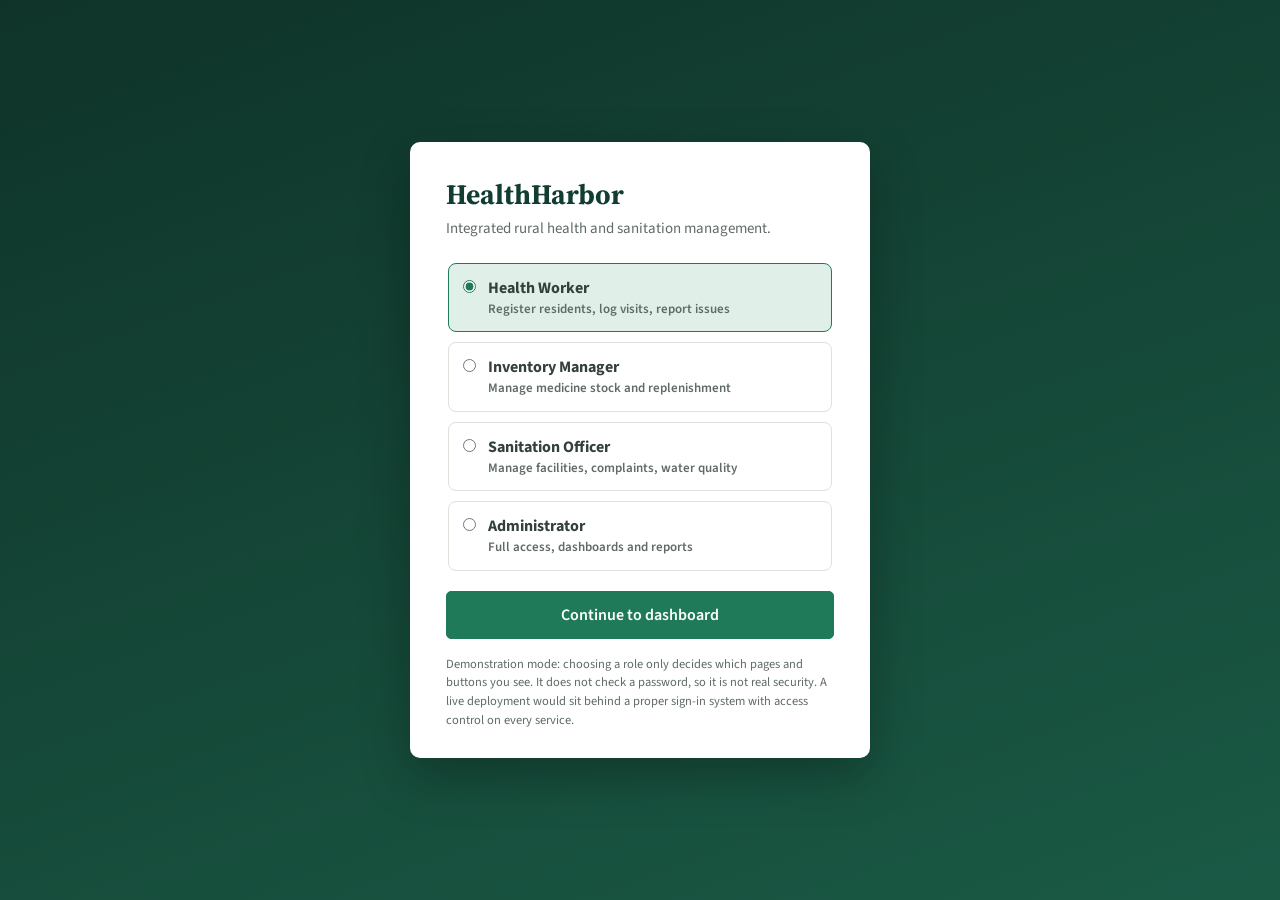
<file: frontend/index.html>
<!DOCTYPE html>
<html lang="en">
<head>
<meta charset="UTF-8">
<meta name="viewport" content="width=device-width, initial-scale=1">
<title>Dashboard - HealthHarbor</title>
<link rel="stylesheet" href="css/style.css">
</head>
<body>
<div class="layout">
  <aside class="sidebar" id="nav"></aside>

  <main class="main">
    <header class="page-head">
      <div>
        <h1>Community health dashboard</h1>
        <p>Everything that needs an officer's attention, gathered from the five services into one view.</p>
      </div>
      <div class="head-actions">
        <button class="btn" onclick="loadAll()">Refresh</button>
      </div>
    </header>

    <div class="services" id="services"></div>

    <section class="summary" id="summary"></section>

    <section class="panel">
      <div class="panel-head">
        <h2>Pending actions</h2>
        <span class="hint" id="pendingCount"></span>
      </div>
      <ul class="board" id="board"></ul>
    </section>

    <section class="panel" id="reportPanel">
      <div class="panel-head">
        <h2>Report an issue</h2>
        <span class="hint">Each report goes straight to the service that handles it.</span>
      </div>
      <div class="panel-body">
        <div class="two">
          <form id="complaintForm" onsubmit="reportComplaint(event)">
            <h3>Sanitation problem</h3>
            <div class="form-grid">
              <div class="full">
                <label for="c_facility">Facility</label>
                <select id="c_facility" name="facilityId" required></select>
              </div>
              <div class="full">
                <label for="c_desc">What is wrong?</label>
                <textarea id="c_desc" name="description" required placeholder="For example: door broken and water leaking"></textarea>
              </div>
              <div>
                <label for="c_priority">Priority</label>
                <select id="c_priority" name="priority">
                  <option value="HIGH">High</option>
                  <option value="MEDIUM" selected>Medium</option>
                  <option value="LOW">Low</option>
                </select>
              </div>
              <div>
                <label for="c_by">Reported by</label>
                <input id="c_by" name="reportedBy" placeholder="Your name">
              </div>
            </div>
            <p><button class="btn primary" type="submit">Send to sanitation</button></p>
          </form>

          <form id="refillForm" onsubmit="requestRefill(event)">
            <h3>Medicine running low</h3>
            <div class="form-grid">
              <div class="full">
                <label for="r_med">Medicine and health centre</label>
                <select id="r_med" name="medicineId" required></select>
              </div>
              <div>
                <label for="r_qty">Quantity needed</label>
                <input id="r_qty" name="quantityNeeded" type="number" min="1" required>
              </div>
              <div>
                <label for="r_by">Requested by</label>
                <input id="r_by" name="requestedBy" placeholder="Your name">
              </div>
            </div>
            <p><button class="btn primary" type="submit">Request refill</button></p>
          </form>
        </div>
      </div>
    </section>
  </main>
</div>

<script src="js/api.js"></script>
<script>
renderNav("index");

// roles that can neither report a sanitation problem nor request a refill do not need this panel
if (!can("sanitation.report") && !can("medicines.request")) {
  document.getElementById("reportPanel").style.display = "none";
}

const SERVICE_LIST = [
  { label: "Residents", key: "resident" },
  { label: "Health centres", key: "centre" },
  { label: "Medicines", key: "inventory" },
  { label: "Camps", key: "camp" },
  { label: "Sanitation", key: "sanitation" },
];

let centreNames = {};

function centreName(id) {
  return centreNames[id] || ("centre " + id);
}

function rankOf(priority) {
  return { HIGH: 0, MEDIUM: 1, LOW: 2 }[String(priority).toUpperCase()] ?? 3;
}

function show(n) {
  return n == null ? "-" : n;
}

async function loadAll() {
  // Ask all five services at the same time. A service that is switched off just gives null.
  const calls = {
    residents: http.get(API.resident + "/residents/count"),
    appointments: http.get(API.centre + "/appointments?status=SCHEDULED"),
    centres: http.get(API.centre + "/centres"),
    lowStock: http.get(API.inventory + "/medicines/low-stock"),
    refills: http.get(API.inventory + "/replenishments?status=PENDING"),
    camps: http.get(API.camp + "/camps?status=PLANNED"),
    followUps: http.get(API.camp + "/followups/pending"),
    complaints: http.get(API.sanitation + "/complaints?status=OPEN"),
    water: http.get(API.sanitation + "/water?pending=true"),
  };
  const names = Object.keys(calls);
  const results = await Promise.allSettled(Object.values(calls));
  const d = {};
  names.forEach((name, i) => {
    d[name] = results[i].status === "fulfilled" ? results[i].value : null;
  });

  centreNames = {};
  (d.centres || []).forEach((c) => { centreNames[c.id] = c.name; });

  showServices(d);
  showSummary(d);
  showBoard(d);
}

function showServices(d) {
  const online = {
    resident: d.residents !== null,
    centre: d.appointments !== null,
    inventory: d.lowStock !== null,
    camp: d.camps !== null,
    sanitation: d.complaints !== null,
  };
  document.getElementById("services").innerHTML = SERVICE_LIST.map((s) =>
    '<span class="' + (online[s.key] ? "on" : "off") + '"><i></i>' + s.label +
    (online[s.key] ? " service online" : " service offline") + "</span>"
  ).join("");
}

function showSummary(d) {
  const count = (list) => (list == null ? null : list.length);
  const cells = [
    { label: "Residents registered", value: d.residents ? d.residents.count : null, alert: false },
    { label: "Appointments scheduled", value: count(d.appointments), alert: false },
    { label: "Medicines running low", value: count(d.lowStock), alert: true },
    { label: "Camps planned", value: count(d.camps), alert: false },
    { label: "Sanitation problems open", value: count(d.complaints), alert: true },
    { label: "Water issues to fix", value: count(d.water), alert: true },
  ];
  document.getElementById("summary").innerHTML = cells.map((c) =>
    '<div class="' + (c.alert && c.value > 0 ? "alert" : "") + '"><b>' + show(c.value) + "</b><span>" + c.label + "</span></div>"
  ).join("");
}

function showBoard(d) {
  const items = [];

  (d.complaints || []).forEach((c) => items.push({
    priority: c.priority,
    area: "Sanitation",
    what: c.description,
    meta: c.facilityName + ", " + c.village + ". Reported " + fmtDate(c.reportedOn) + (c.reportedBy ? " by " + c.reportedBy : ""),
    status: c.status,
    link: "sanitation.html",
  }));

  (d.lowStock || []).forEach((m) => items.push({
    priority: m.quantity <= m.minLevel / 2 ? "HIGH" : "MEDIUM",
    area: "Medicines",
    what: m.name + " is running low",
    meta: "Only " + m.quantity + " " + (m.unit || "units") + " left at " + centreName(m.centreId) + " (minimum " + m.minLevel + ")",
    status: "LOW STOCK",
    link: "medicines.html",
  }));

  (d.refills || []).forEach((r) => items.push({
    priority: "MEDIUM",
    area: "Medicines",
    what: "Refill requested for " + r.medicineName,
    meta: r.quantityNeeded + " units asked for on " + fmtDate(r.requestedOn) + (r.requestedBy ? " by " + r.requestedBy : ""),
    status: r.status,
    link: "medicines.html",
  }));

  (d.water || []).forEach((w) => items.push({
    priority: w.qualityStatus === "UNSAFE" ? "HIGH" : "MEDIUM",
    area: "Water",
    what: w.issue || "Water quality needs attention",
    meta: w.village + ", " + w.source + (w.correctiveAction ? ". Planned action: " + w.correctiveAction : ""),
    status: w.actionStatus,
    link: "water.html",
  }));

  (d.followUps || []).forEach((f) => items.push({
    priority: "MEDIUM",
    area: "Health camps",
    what: "Follow-up needed for " + f.residentName,
    meta: f.screeningType + " at " + f.campName + (f.followUpDate ? ", due " + fmtDate(f.followUpDate) : "") + (f.result ? ". Result: " + f.result : ""),
    status: f.followUpStatus,
    link: "camps.html",
  }));

  // each role only sees the actions from pages it is allowed to open
  const visible = items.filter((it) => canOpen(it.link));
  items.length = 0;
  visible.forEach((it) => items.push(it));

  items.sort((a, b) => rankOf(a.priority) - rankOf(b.priority));

  document.getElementById("pendingCount").textContent =
    items.length + (items.length === 1 ? " item" : " items") + ", most urgent first";

  const board = document.getElementById("board");
  if (!items.length) {
    board.innerHTML = '<li class="p-low"><div class="what">Nothing is waiting.</div>' +
      '<div class="meta">The services that are online have no pending actions. Anything reported below will appear here.</div></li>';
    return;
  }
  board.innerHTML = items.map((it) =>
    '<li class="p-' + String(it.priority).toLowerCase() + '">' +
      '<div class="what">' + esc(it.what) + "</div>" +
      '<div class="meta"><strong>' + esc(it.area) + ":</strong> " + esc(it.meta) + "</div>" +
      '<div class="side">' + badge(it.priority) + badge(it.status) +
        '<a class="btn sm" href="' + it.link + '">Open</a></div>' +
    "</li>"
  ).join("");
}

// ----- quick report forms (the example from the problem statement) -----

async function loadFormOptions() {
  try {
    const facilities = await http.get(API.sanitation + "/facilities");
    fillSelect(document.getElementById("c_facility"), facilities, (f) => f.id,
      (f) => f.name + " (" + f.village + ")", "Choose a facility");
  } catch (e) { /* the status chips at the top already show that this service is offline */ }

  try {
    const centres = await http.get(API.centre + "/centres");
    centres.forEach((c) => { centreNames[c.id] = c.name; });
  } catch (e) { /* medicine names will show the centre number instead */ }

  try {
    const medicines = await http.get(API.inventory + "/medicines");
    fillSelect(document.getElementById("r_med"), medicines, (m) => m.id,
      (m) => m.name + " at " + centreName(m.centreId) + " (" + m.quantity + " left)", "Choose a medicine");
  } catch (e) { /* same as above */ }
}

async function reportComplaint(e) {
  e.preventDefault();
  try {
    await http.post(API.sanitation + "/complaints", formData(e.target));
    toast("Recorded and sent to the sanitation service.");
    e.target.reset();
    loadAll();
  } catch (err) { showError(err); }
}

async function requestRefill(e) {
  e.preventDefault();
  try {
    await http.post(API.inventory + "/replenishments", formData(e.target));
    toast("Recorded and sent to the medicine inventory service.");
    e.target.reset();
    loadAll();
  } catch (err) { showError(err); }
}

loadAll();
loadFormOptions();
</script>
</body>
</html>
</file>
<file: frontend/css/style.css>
/* HealthHarbor - shared styles
   Palette: mist page, white panels, deep pine sidebar, green primary.
   Status colours: ochre (waiting), plum (in progress), brick (urgent), slate (neutral). No blue anywhere. */

@import url("https://fonts.googleapis.com/css2?family=Source+Sans+3:wght@400;500;600;700&family=Source+Serif+4:opsz,wght@8..60,600;8..60,700&display=swap");

:root {
  --mist: #f1f3ef;
  --paper: #ffffff;
  --ink: #1c2420;
  --muted: #5f6b64;
  --rule: #dde2da;
  --rule-soft: #eceee9;

  --pine: #123d32;
  --pine-ink: #c6d8cf;
  --pine-dim: #7fa293;

  --green: #1f7a5a;
  --green-dark: #175f46;
  --green-tint: #e0f0e8;

  --ochre: #7f5c0d;
  --ochre-tint: #f6ebcc;
  --plum: #653a77;
  --plum-tint: #eddff2;
  --brick: #a3302a;
  --brick-tint: #f6dedb;
  --slate: #4f5a54;
  --slate-tint: #e7eae5;

  --serif: "Source Serif 4", Georgia, "Times New Roman", serif;
  --sans: "Source Sans 3", "Segoe UI", system-ui, -apple-system, Roboto, Arial, sans-serif;
}

* { box-sizing: border-box; }

body {
  margin: 0;
  background: var(--mist);
  color: var(--ink);
  font-family: var(--sans);
  font-size: 15px;
  line-height: 1.5;
}

h1, h2, h3 { font-family: var(--serif); font-weight: 700; color: var(--ink); }

a { color: var(--green-dark); }

:focus-visible { outline: 3px solid #d9a441; outline-offset: 2px; }

/* ---------- layout ---------- */

.layout { display: flex; min-height: 100vh; }

.sidebar {
  width: 250px;
  background: var(--pine);
  color: var(--pine-ink);
  position: fixed;
  top: 0; bottom: 0; left: 0;
  padding: 24px 14px;
  overflow-y: auto;
}

.brand { padding: 0 10px 20px; margin-bottom: 8px; border-bottom: 1px solid rgba(255, 255, 255, .1); }
.brand strong { display: block; font-family: var(--serif); font-size: 19px; line-height: 1.25; color: #fff; }
.brand span { display: block; margin-top: 4px; font-size: 13px; color: var(--pine-dim); }

.nav-group { margin: 20px 12px 6px; font-size: 13px; color: var(--pine-dim); font-weight: 600; }

.sidebar a.nav-link {
  display: block;
  padding: 9px 12px;
  margin: 2px 0;
  border-radius: 5px;
  border-left: 3px solid transparent;
  color: var(--pine-ink);
  text-decoration: none;
  font-weight: 500;
}
.sidebar a.nav-link:hover { background: rgba(255, 255, 255, .07); color: #fff; }
.sidebar a.nav-link.active {
  background: rgba(255, 255, 255, .12);
  border-left-color: #d9a441;
  color: #fff;
  font-weight: 600;
}

.main { margin-left: 250px; flex: 1; min-width: 0; padding: 30px 38px 70px; }

.page-head { display: flex; justify-content: space-between; align-items: flex-start; gap: 20px; margin-bottom: 24px; }
.page-head h1 { margin: 0; font-size: 30px; line-height: 1.2; letter-spacing: -.3px; }
.page-head p { margin: 6px 0 0; color: var(--muted); max-width: 62ch; }
.head-actions { display: flex; gap: 10px; flex-shrink: 0; }

/* ---------- panels ---------- */

.panel {
  background: var(--paper);
  border: 1px solid var(--rule);
  border-radius: 6px;
  margin-bottom: 22px;
}
.panel-head {
  display: flex; justify-content: space-between; align-items: center; gap: 12px;
  padding: 15px 20px;
  border-bottom: 1px solid var(--rule);
}
.panel-head h2 { margin: 0; font-size: 19px; }
.panel-head .hint { color: var(--muted); font-size: 14px; }
.panel-body { padding: 20px; }
.panel-body h3 { margin: 0 0 14px; font-size: 18px; }

.two { display: grid; grid-template-columns: 1fr 1fr; gap: 22px; }
.two > .panel { margin-bottom: 0; }

/* ---------- tables ---------- */

.table-wrap { overflow-x: auto; }
table { width: 100%; border-collapse: collapse; }
th {
  text-align: left; white-space: nowrap;
  padding: 11px 18px;
  font-size: 13px; font-weight: 600; color: var(--muted);
  background: #f8f9f6;
  border-bottom: 1px solid var(--rule);
}
td { padding: 13px 18px; border-bottom: 1px solid var(--rule-soft); vertical-align: top; }
tbody tr:last-child td { border-bottom: none; }
tbody tr:hover { background: #fafbf8; }
tr.is-low td { background: #fcf1ef; }
td.num, th.num { text-align: right; font-variant-numeric: tabular-nums; }
.sub { display: block; color: var(--muted); font-size: 13px; }
.empty { padding: 36px 20px; text-align: center; color: var(--muted); }

/* ---------- buttons ---------- */

.btn {
  font: inherit; font-weight: 600;
  padding: 8px 15px;
  border-radius: 5px;
  border: 1px solid #c9cfc5;
  background: var(--paper);
  color: var(--ink);
  cursor: pointer;
}
.btn:hover { background: #f3f5f1; }
.btn.primary { background: var(--green); border-color: var(--green); color: #fff; }
.btn.primary:hover { background: var(--green-dark); border-color: var(--green-dark); }
.btn.danger { color: var(--brick); border-color: #e2bdb8; }
.btn.danger:hover { background: var(--brick-tint); }
.btn.sm { padding: 4px 10px; font-size: 13.5px; }
a.btn { display: inline-block; text-decoration: none; }
.actions { display: flex; gap: 6px; flex-wrap: wrap; }

/* ---------- status badges ---------- */

.badge {
  display: inline-block;
  padding: 2px 9px;
  border-radius: 4px;
  font-size: 13px; font-weight: 600; white-space: nowrap;
}
.b-good { background: var(--green-tint); color: var(--green-dark); }
.b-wait { background: var(--ochre-tint); color: var(--ochre); }
.b-prog { background: var(--plum-tint); color: var(--plum); }
.b-bad  { background: var(--brick-tint); color: var(--brick); }
.b-none { background: var(--slate-tint); color: var(--slate); }

/* ---------- forms ---------- */

.form-grid { display: grid; grid-template-columns: 1fr 1fr; gap: 15px 18px; }
.form-grid .full { grid-column: 1 / -1; }
label { display: block; margin-bottom: 5px; font-size: 14px; font-weight: 600; color: #34403a; }
.check { display: flex; align-items: center; gap: 8px; font-weight: 500; }
input, select, textarea {
  width: 100%;
  font: inherit;
  padding: 9px 11px;
  border: 1px solid #c3cabf;
  border-radius: 5px;
  background: #fff;
  color: var(--ink);
}
input:focus, select:focus, textarea:focus {
  outline: none; border-color: var(--green); box-shadow: 0 0 0 3px rgba(31, 122, 90, .18);
}
input[type="checkbox"] { width: auto; }
textarea { min-height: 76px; resize: vertical; }

.toolbar { display: flex; gap: 12px; flex-wrap: wrap; align-items: center; margin-bottom: 16px; }
.toolbar input[type="search"], .toolbar select { width: auto; min-width: 190px; }

/* ---------- dialogs ---------- */

dialog {
  border: none; padding: 0;
  width: min(640px, 94vw);
  border-radius: 8px;
  box-shadow: 0 24px 60px rgba(14, 28, 22, .35);
  color: var(--ink);
}
dialog.wide { width: min(900px, 95vw); }
dialog::backdrop { background: rgba(14, 28, 22, .55); }
.dlg-head { display: flex; justify-content: space-between; align-items: center; padding: 17px 24px; border-bottom: 1px solid var(--rule); }
.dlg-head h3 { margin: 0; font-size: 20px; }
.dlg-close { font-size: 24px; line-height: 1; border: none; background: none; cursor: pointer; color: var(--muted); padding: 0 4px; }
.dlg-body { padding: 22px 24px; max-height: 68vh; overflow-y: auto; }
.dlg-body h4 { margin: 24px 0 10px; font-family: var(--serif); font-size: 17px; }
.dlg-body h4:first-child { margin-top: 0; }
.dlg-foot { display: flex; justify-content: flex-end; gap: 10px; padding: 14px 24px; border-top: 1px solid var(--rule); background: #f8f9f6; }
.inline-form { border-top: 1px solid var(--rule); margin-top: 18px; padding-top: 18px; }

/* ---------- toasts ---------- */

#toasts { position: fixed; right: 22px; bottom: 22px; display: flex; flex-direction: column; gap: 10px; z-index: 100; }
.toast {
  max-width: 400px;
  padding: 12px 16px;
  border-radius: 5px;
  background: var(--pine); color: #fff;
  box-shadow: 0 8px 22px rgba(0, 0, 0, .28);
}
.toast.err { background: var(--brick); }

/* ---------- dashboard ---------- */

.services { display: flex; flex-wrap: wrap; gap: 8px; margin-bottom: 18px; }
.services span {
  padding: 3px 11px;
  font-size: 13px; color: var(--muted);
  background: var(--paper); border: 1px solid var(--rule); border-radius: 4px;
}
.services i { display: inline-block; width: 8px; height: 8px; margin-right: 7px; border-radius: 50%; background: #b9c0b6; }
.services .on i { background: #2f9e6b; }
.services .off i { background: var(--brick); }

.summary { display: grid; grid-template-columns: repeat(6, 1fr); background: var(--paper); border: 1px solid var(--rule); border-radius: 6px; margin-bottom: 22px; }
.summary > div { padding: 18px 20px; border-right: 1px solid var(--rule); }
.summary > div:last-child { border-right: none; }
.summary b { display: block; font-family: var(--serif); font-size: 30px; line-height: 1.1; font-weight: 700; }
.summary span { display: block; margin-top: 4px; font-size: 14px; color: var(--muted); }
.summary .alert b { color: var(--brick); }

/* the pending-actions board: each row carries its priority on the left edge */
.board { list-style: none; margin: 0; padding: 0; }
.board li {
  display: grid; grid-template-columns: 1fr auto; gap: 6px 18px; align-items: center;
  padding: 14px 20px 14px 22px;
  border-bottom: 1px solid var(--rule-soft);
  border-left: 6px solid var(--slate-tint);
}
.board li:last-child { border-bottom: none; }
.board li.p-high { border-left-color: var(--brick); }
.board li.p-medium { border-left-color: #d9a441; }
.board li.p-low { border-left-color: #b9c0b6; }
.board .what { font-weight: 600; }
.board .meta { grid-column: 1; color: var(--muted); font-size: 14px; }
.board .side { grid-row: 1 / span 2; grid-column: 2; display: flex; align-items: center; gap: 10px; }

/* ---------- centres ---------- */

.cards { display: grid; grid-template-columns: repeat(auto-fill, minmax(320px, 1fr)); gap: 20px; }
.centre { background: var(--paper); border: 1px solid var(--rule); border-radius: 6px; padding: 20px; display: flex; flex-direction: column; }
.centre h3 { margin: 0; font-size: 20px; }
.centre .where { color: var(--muted); margin-bottom: 14px; }
.centre dl { margin: 0 0 16px; display: grid; grid-template-columns: 90px 1fr; gap: 6px 10px; }
.centre dt { color: var(--muted); }
.centre dd { margin: 0; }
.centre .actions { margin-top: auto; }

/* ---------- responsive ---------- */

@media (max-width: 1100px) {
  .summary { grid-template-columns: repeat(3, 1fr); }
  .summary > div:nth-child(3) { border-right: none; }
  .summary > div:nth-child(-n+3) { border-bottom: 1px solid var(--rule); }
  .two { grid-template-columns: 1fr; }
}
@media (max-width: 860px) {
  .layout { flex-direction: column; }
  .sidebar { position: static; width: auto; padding: 16px; }
  .sidebar nav { display: flex; flex-wrap: wrap; gap: 6px; }
  .brand { padding-bottom: 12px; }
  .nav-group { display: none; }
  .sidebar a.nav-link { margin: 0; padding: 7px 12px; border-left: none; background: rgba(255, 255, 255, .07); }
  .sidebar a.nav-link.active { background: rgba(255, 255, 255, .2); box-shadow: inset 0 -3px 0 #d9a441; }
  .main { margin-left: 0; padding: 22px 16px 60px; }
  .form-grid { grid-template-columns: 1fr; }
  .page-head { flex-direction: column; }
}
@media (max-width: 560px) {
  .summary { grid-template-columns: repeat(2, 1fr); }
  .summary > div { border-right: none; border-bottom: 1px solid var(--rule); }
}


/* ---------- signed-in user box (sidebar) ---------- */

.whoami { margin: 28px 10px 0; padding-top: 16px; border-top: 1px solid rgba(255, 255, 255, .1); font-size: 13px; }
.whoami span { display: block; color: var(--pine-dim); }
.whoami strong { display: block; color: #fff; font-size: 15px; margin: 2px 0 6px; }
.whoami a { color: var(--pine-ink); }
.whoami a:hover { color: #fff; }

/* ---------- sign-in page ---------- */

.login-page {
  min-height: 100vh;
  display: flex;
  align-items: center;
  justify-content: center;
  padding: 24px 16px;
  background: linear-gradient(160deg, #0f3329 0%, #1a5a45 100%);
}
.login-card {
  width: 100%;
  max-width: 460px;
  background: var(--paper);
  border-radius: 10px;
  padding: 36px 36px 28px;
  box-shadow: 0 18px 50px rgba(0, 0, 0, .28);
}
.login-card h1 { margin: 0; font-size: 28px; line-height: 1.2; color: var(--pine); }
.login-card .tagline { margin: 6px 0 22px; color: var(--muted); }
.role-list { display: grid; gap: 10px; margin-bottom: 20px; border: 0; padding: 0; }
.role-option {
  display: flex !important;
  margin: 0;
  gap: 12px;
  align-items: flex-start;
  padding: 12px 14px;
  border: 1px solid var(--rule);
  border-radius: 8px;
  cursor: pointer;
}
.role-option:hover { background: var(--mist); }
.role-option input { width: auto; flex: none; margin: 4px 0 0; padding: 0; accent-color: var(--green); }
.role-option div { flex: 1; min-width: 0; }
.role-option strong { display: block; font-size: 16px; }
.role-option span { display: block; font-size: 13px; color: var(--muted); }
.role-option:has(input:checked) { border-color: var(--green); background: var(--green-tint); }
.login-card .btn { width: 100%; padding: 11px; font-size: 16px; }
.login-note { margin: 16px 0 0; font-size: 12.5px; color: var(--muted); }
</file>
